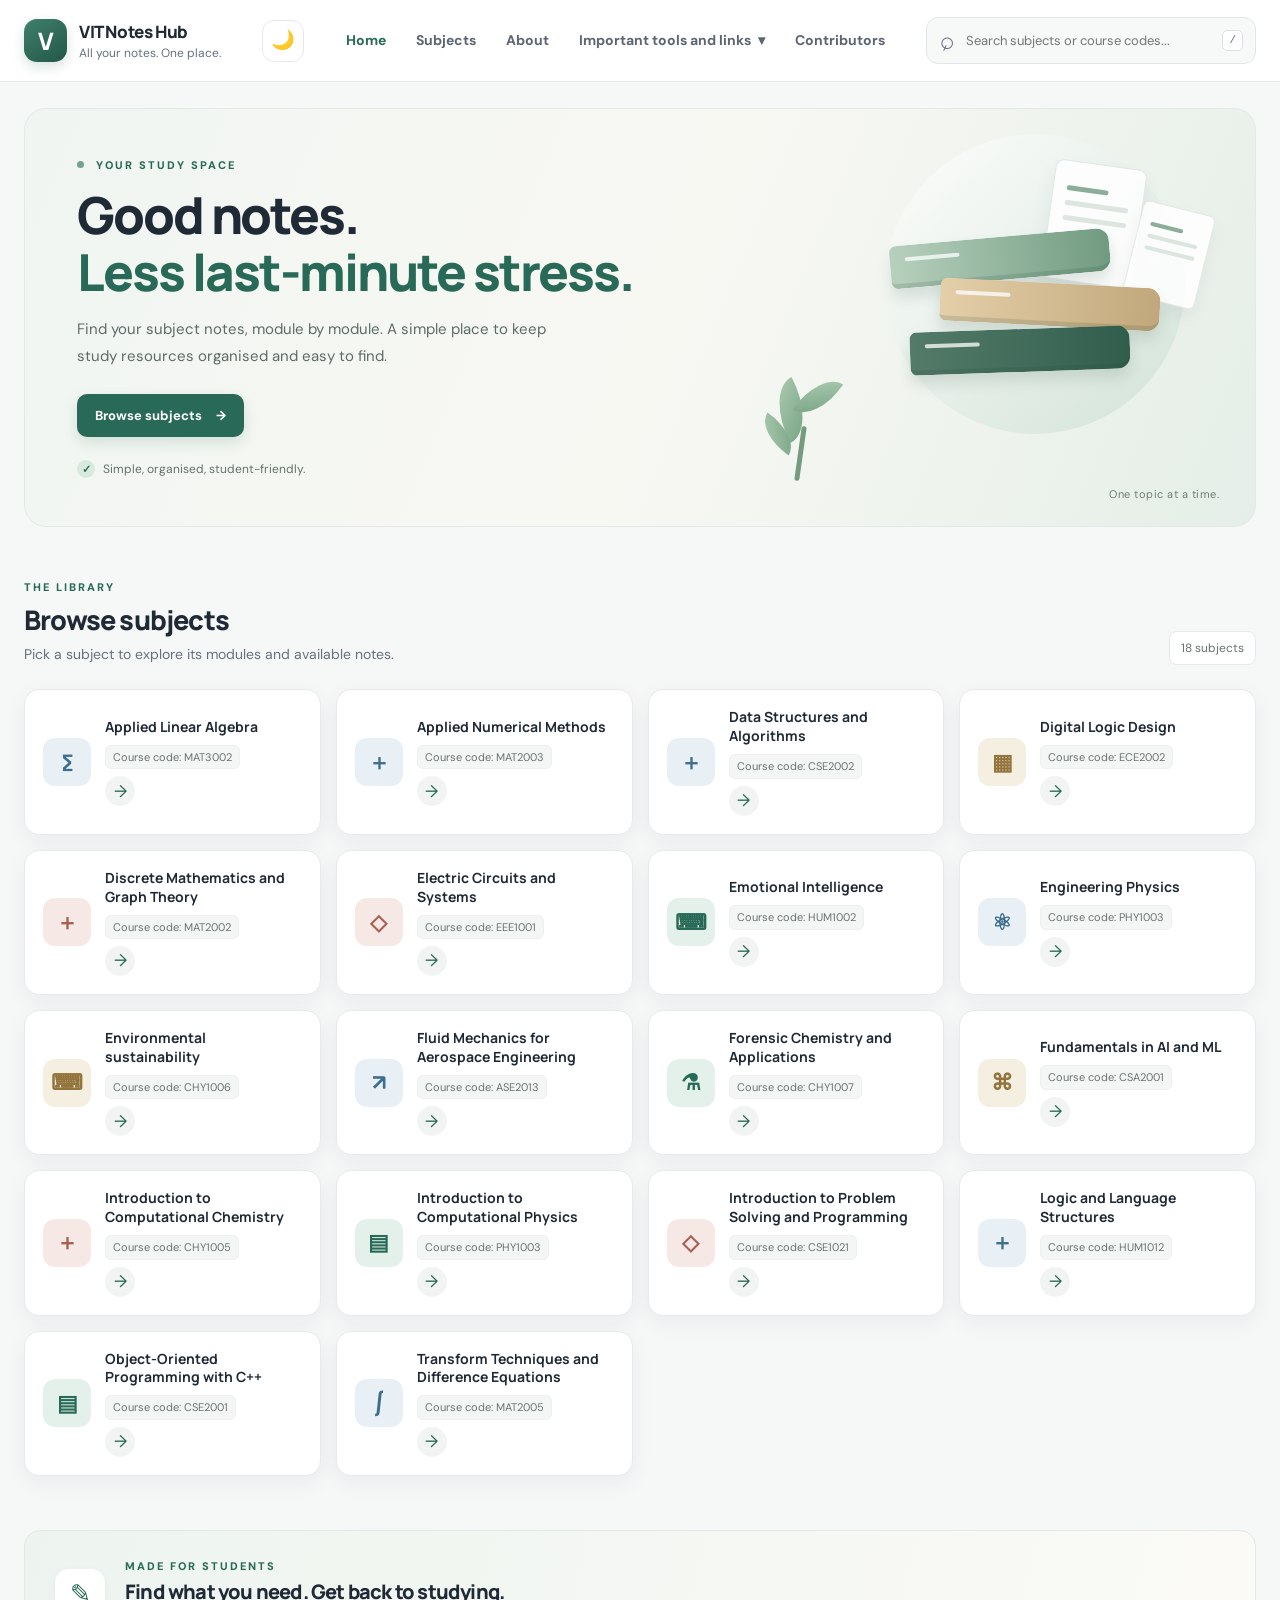
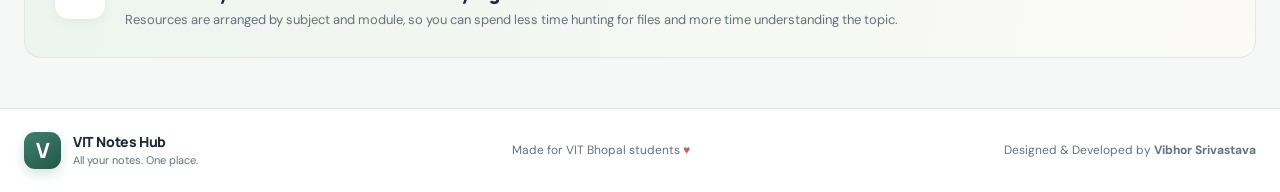
<file: index.html>
<!DOCTYPE html>
<html lang="en">

<head>
  <meta charset="UTF-8">
  <meta name="viewport" content="width=device-width, initial-scale=1.0">
  <meta name="description" content="VIT Notes Hub — find subject-wise study notes, organised by modules.">
  <title>VIT Notes Hub | All Your Notes, One Place</title>
  <link rel="preconnect" href="https://fonts.googleapis.com">
  <link rel="preconnect" href="https://fonts.gstatic.com" crossorigin>
  <link
    href="https://fonts.googleapis.com/css2?family=DM+Sans:wght@400;500;600;700&family=Manrope:wght@500;600;700;800&display=swap"
    rel="stylesheet">
  <link rel="stylesheet" href="css/style.css">
  <style>
    .nav-dropdown {
      position: relative;
    }

    .nav-dropdown>summary {
      list-style: none;
      cursor: pointer;
      display: inline-flex;
      align-items: center;
      gap: 7px;
    }

    .nav-dropdown>summary::-webkit-details-marker {
      display: none;
    }

    .dropdown-menu {
      position: absolute;
      top: calc(100% + 12px);
      left: 0;
      z-index: 1000;
      min-width: 205px;
      padding: 8px;
      display: grid;
      gap: 3px;
      background: #fff;
      border: 1px solid #e8eaf0;
      border-radius: 12px;
      box-shadow: 0 12px 30px rgba(20, 30, 50, .12);
    }

    .dropdown-menu a {
      display: block;
      padding: 10px 12px;
      border-radius: 8px;
      color: #263247;
      text-decoration: none;
      font-size: .92rem;
      white-space: nowrap;
    }

    .dropdown-menu a:hover {
      background: #f3f6fa;
    }

    .nav-dropdown[open]>summary {
      color: #263f68;
    }

    @media (max-width: 768px) {
      .nav-dropdown {
        width: 100%;
      }

      .dropdown-menu {
        position: static;
        margin: 6px 0 8px;
        box-shadow: none;
        min-width: 0;
      }
    }
  </style>
</head>

<body>
  <header class="site-header">
    <a class="brand" href="index.html" aria-label="VIT Notes Hub home">
      <span class="brand-mark" aria-hidden="true">V</span>
      <span><strong>VIT Notes Hub</strong><small>All your notes. One place.</small></span>
    </a>
    <button class="theme-toggle" id="themeToggle" aria-label="Switch to dark mode" title="Toggle dark mode">
      🌙
    </button>
    <button class="menu-toggle" id="menuToggle" aria-label="Toggle navigation" aria-expanded="false">☰</button>

    <nav class="main-nav" id="mainNav">
      <a class="nav-link active" href="#home">Home</a>
      <a class="nav-link" href="#subjects">Subjects</a>
      <a class="nav-link" href="#about">About</a>

      <details class="nav-dropdown">
        <summary class="nav-link">Important tools and links <span aria-hidden="true">▾</span></summary>
        <div class="dropdown-menu">
          <!-- Replace # with the actual URLs for your student resources. -->
          <a href="https://ffcs-timetable.vercel.app/" target="_blank" rel="noopener noreferrer">FFCS MOCK TIME TABLE
            MAKER </a>
          <a href="https://vitbpl-rate-teacher.vercel.app/" target="_blank" rel="noopener noreferrer">FFCS FACULTY
            RATING</a>
          <a href="https://drive.google.com/file/d/1QcZZUd_RXsVUctBqiT-U_7WQdrWhI6EL/view?usp=sharing" target="_blank" rel="noopener noreferrer">Academic Calendar</a>
          <a href="https://drive.google.com/file/d/11s6ZhEYSKD_ylZPpL7kD8DcNfuHONE8B/view?usp=sharing" target="_blank" rel="noopener noreferrer">Annual Examination Calender</a>
        </div>
      </details>

      <a class="nav-link" href="contributors.html">Contributors</a>
    </nav>

    <label class="search-box" for="subjectSearch">
      <span aria-hidden="true">⌕</span>
      <input id="subjectSearch" type="search" placeholder="Search subjects or course codes..." autocomplete="off">
      <kbd>/</kbd>
    </label>
  </header>

  <main>
    <section class="hero page-width" id="home">
      <div class="hero-copy">
        <p class="eyebrow"><span class="eyebrow-dot"></span> YOUR STUDY SPACE</p>
        <h1>Good notes.<br><span>Less last-minute stress.</span></h1>
        <p class="hero-description">Find your subject notes, module by module. A simple place to keep study resources
          organised and easy to find.</p>
        <div class="hero-actions">
          <a class="button button-primary" href="#subjects">Browse subjects <span aria-hidden="true">→</span></a>

        </div>
        <div class="hero-note"><span class="check-icon">✓</span> Simple, organised, student-friendly.</div>
      </div>
      <div class="hero-art" aria-label="Illustration of books and study notes" role="img">
        <div class="art-sun"></div>
        <div class="floating-paper paper-one"><i></i><i></i><i></i></div>
        <div class="floating-paper paper-two"><i></i><i></i><i></i></div>
        <div class="book book-top"></div>
        <div class="book book-middle"></div>
        <div class="book book-bottom"></div>
        <div class="plant"><span></span><span></span><span></span><b></b></div>
        <div class="art-caption">One topic at a time.</div>
      </div>
    </section>

    <section class="subjects-section page-width" id="subjects">
      <div class="section-heading">
        <div>
          <p class="eyebrow">THE LIBRARY</p>
          <h2>Browse subjects</h2>
          <p class="section-description">Pick a subject to explore its modules and available notes.</p>
        </div>
        <span class="subject-count" id="subjectCount">Loading subjects...</span>
      </div>

      <div class="subject-grid" id="subjectGrid">
        <!-- Subject cards are generated from js/subjects.js. Add or edit subjects in that file. -->
      </div>
      <p class="empty-state" id="emptyState" hidden>No subjects match your search. Try another name or course code.</p>
    </section>

    <section class="about-section page-width" id="about">
      <div class="about-icon" aria-hidden="true">✎</div>
      <div>
        <p class="eyebrow">MADE FOR STUDENTS</p>
        <h2>Find what you need. Get back to studying.</h2>
        <p>Resources are arranged by subject and module, so you can spend less time hunting for files and more time
          understanding the topic.</p>
      </div>
    </section>
  </main>

  <footer class="site-footer">
    <a class="brand footer-brand" href="#home">
      <span class="brand-mark" aria-hidden="true">V</span>
      <span>
        <strong>VIT Notes Hub</strong>
        <small>All your notes. One place.</small>
      </span>
    </a>

    <p>Made for VIT Bhopal students <span aria-hidden="true">♥</span></p>

    <p class="creator-credit">
      Designed & Developed by <strong>Vibhor Srivastava</strong>
    </p>
  </footer>
  <script src="js/subjects.js" defer></script>
  <script src="js/main.js" defer></script>
</body>

</html>
</file>
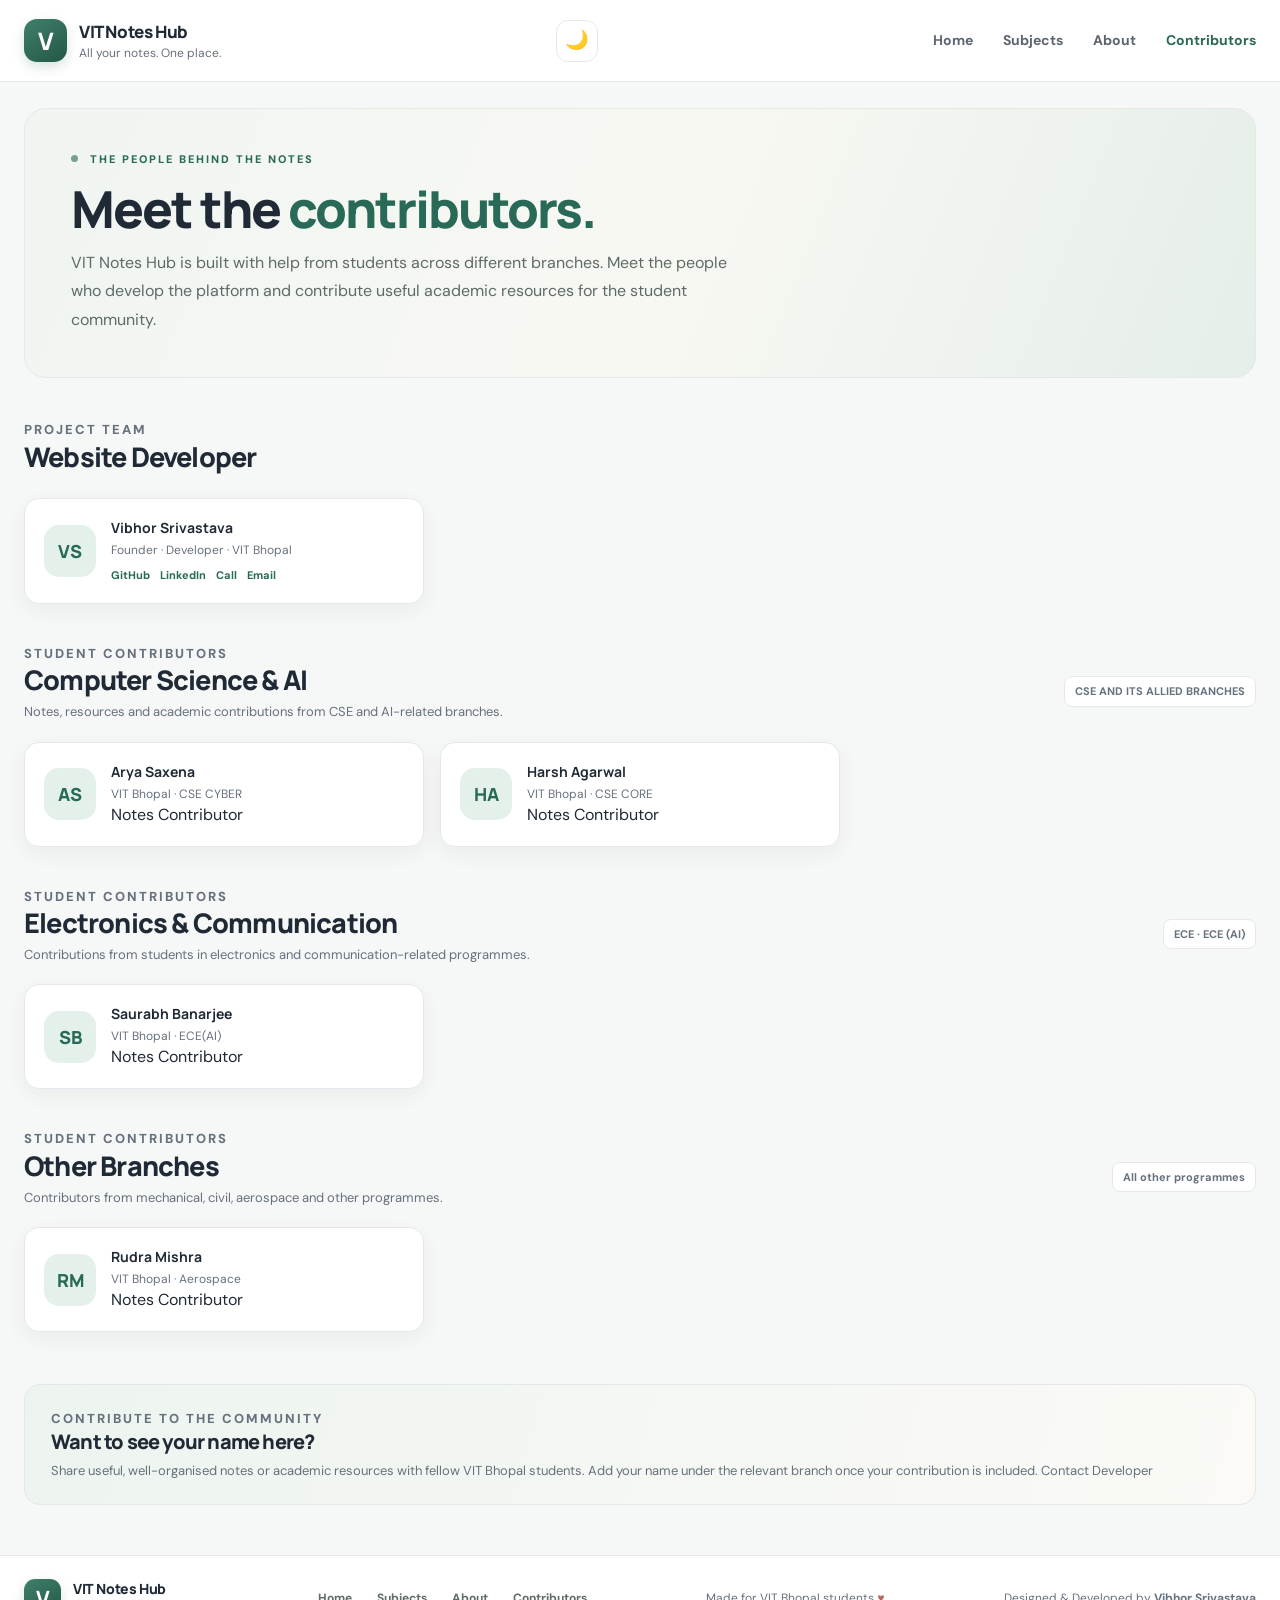
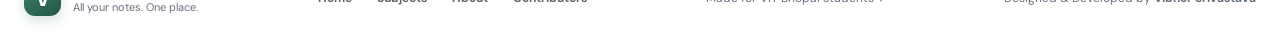
<file: contributors.html>
<!DOCTYPE html>
<html lang="en">

<head>
  <meta charset="UTF-8">
  <meta name="viewport" content="width=device-width, initial-scale=1.0">
  <meta name="description" content="Meet the students who contribute to VIT Notes Hub.">
  <title>Contributors | VIT Notes Hub</title>
  <link rel="preconnect" href="https://fonts.googleapis.com">
  <link rel="preconnect" href="https://fonts.gstatic.com" crossorigin>
  <link
    href="https://fonts.googleapis.com/css2?family=DM+Sans:wght@400;500;600;700&family=Manrope:wght@500;600;700;800&display=swap"
    rel="stylesheet">
  <link rel="stylesheet" href="css/style.css">
  <style>
    /* Contributors page additions — uses the same green palette as the main site. */
    .contributors-hero {
      margin-top: 26px;
      padding: 42px 46px;
      border: 1px solid #e3e9e6;
      border-radius: 22px;
      background: linear-gradient(112deg, #f0f5f1 0%, #f8f8f3 52%, #e5eee8 100%);
    }

    .contributors-hero h1 {
      margin-bottom: 12px;
    }

    .contributors-hero p:last-child {
      max-width: 680px;
      margin-bottom: 0;
      color: #5e6b68;
      line-height: 1.8;
    }

    .contributors-section {
      padding: 42px 0 10px;
    }

    .contributors-section+.contributors-section {
      padding-top: 30px;
    }

    .contributors-heading {
      display: flex;
      align-items: end;
      justify-content: space-between;
      gap: 16px;
      margin-bottom: 20px;
    }

    .contributors-heading h2 {
      margin-bottom: 5px;
    }

    .contributors-heading p {
      margin-bottom: 0;
      color: var(--muted);
      font-size: 13px;
    }

    .people-grid {
      display: grid;
      grid-template-columns: repeat(3, minmax(0, 1fr));
      gap: 16px;
    }

    .person-card {
      display: flex;
      align-items: center;
      gap: 15px;
      min-width: 0;
      padding: 19px;
      background: var(--paper);
      border: 1px solid var(--line);
      border-radius: 15px;
      box-shadow: var(--shadow);
      transition: transform .2s ease, border-color .2s ease, background .3s ease;
    }

    .person-card:hover {
      transform: translateY(-3px);
      border-color: #b9d0c1;
    }

    .person-avatar {
      flex: 0 0 52px;
      width: 52px;
      height: 52px;
      display: grid;
      place-items: center;
      border-radius: 15px;
      background: var(--green-soft);
      color: var(--green);
      font: 800 18px "Manrope", sans-serif;
    }

    .person-info {
      min-width: 0;
    }

    .person-info h3 {
      margin: 0 0 4px;
      font: 700 14px "Manrope", sans-serif;
      overflow-wrap: anywhere;
    }

    .person-info p {
      margin: 0;
      color: var(--muted);
      font-size: 12px;
    }

    .person-links {
      display: flex;
      gap: 10px;
      margin-top: 8px;
    }

    .person-links a {
      color: var(--green);
      font-size: 11px;
      font-weight: 700;
    }

    .person-links a:hover {
      text-decoration: underline;
    }

    .branch-label {
      display: inline-flex;
      align-items: center;
      gap: 7px;
      margin-bottom: 15px;
      padding: 6px 10px;
      border: 1px solid var(--line);
      border-radius: 8px;
      background: var(--paper);
      color: var(--muted);
      font-size: 11px;
      font-weight: 700;
    }

    .join-note {
      margin: 42px 0 50px;
      padding: 24px 26px;
      border: 1px solid #e2e8e3;
      border-radius: 16px;
      background: linear-gradient(105deg, #edf4ef, #fbfaf6);
    }

    .join-note h2 {
      font-size: 20px;
      margin-bottom: 7px;
    }

    .join-note p {
      margin: 0;
      color: var(--muted);
      font-size: 13px;
    }

    .dark-mode .contributors-hero {
      background: linear-gradient(112deg, #1c302a, #202c30, #263a31);
      border-color: #344b40;
    }

    .dark-mode .contributors-hero p:last-child {
      color: #bdc9c2;
    }

    .dark-mode .person-card {
      background: var(--paper);
      border-color: var(--line);
    }

    .dark-mode .person-card:hover {
      border-color: #608e75;
    }

    .dark-mode .join-note {
      background: linear-gradient(105deg, #20362d, #202b2b);
      border-color: #354c40;
    }

    .dark-mode .branch-label {
      background: var(--paper);
      border-color: var(--line);
    }

    @media (max-width: 900px) {
      .people-grid {
        grid-template-columns: repeat(2, minmax(0, 1fr));
      }
    }

    @media (max-width: 720px) {
      .contributors-hero {
        padding: 32px 24px;
      }

      .contributors-section {
        padding-top: 32px;
      }

      .people-grid {
        grid-template-columns: 1fr;
      }

      .contributors-heading {
        align-items: start;
        flex-direction: column;
      }

      .join-note {
        margin: 30px 0;
        padding: 21px 18px;
      }
    }
  </style>
</head>

<body>
  <header class="site-header">
    <a class="brand" href="index.html" aria-label="VIT Notes Hub home">
      <span class="brand-mark" aria-hidden="true">V</span>
      <span><strong>VIT Notes Hub</strong><small>All your notes. One place.</small></span>
    </a>

    <button class="theme-toggle" id="themeToggle" aria-label="Switch to dark mode" title="Toggle dark mode">🌙</button>
    <button class="menu-toggle" id="menuToggle" aria-label="Toggle navigation" aria-expanded="false">☰</button>

    <nav class="main-nav" id="mainNav">
      <a class="nav-link" href="index.html#home">Home</a>
      <a class="nav-link" href="index.html#subjects">Subjects</a>
      <a class="nav-link" href="index.html#about">About</a>
      <a class="nav-link active" href="contributors.html" aria-current="page">Contributors</a>
    </nav>
  </header>

  <main class="page-width">
    <section class="contributors-hero">
      <p class="eyebrow"><span class="eyebrow-dot"></span> THE PEOPLE BEHIND THE NOTES</p>
      <h1>Meet the <span>contributors.</span></h1>
      <p>VIT Notes Hub is built with help from students across different branches. Meet the people who develop the
        platform and contribute useful academic resources for the student community.</p>
    </section>

    <!-- Keep the developer section first. Update the profile links when you have the URLs. -->
    <section class="contributors-section" aria-labelledby="developers-title">
      <div class="contributors-heading">
        <div>
          <p class="eyebrow">PROJECT TEAM</p>
          <h2 id="developers-title">Website Developer</h2>

        </div>
      </div>
      <div class="people-grid">
        <article class="person-card">
          <div class="person-avatar" aria-hidden="true">VS</div>
          <div class="person-info">
            <h3>Vibhor Srivastava</h3>
            <p>Founder · Developer · VIT Bhopal</p>
            <div class="person-links">
              <!-- Replace # with your actual profile URLs. Remove a link if you do not want to display it. -->
              <a href="https://github.com/vibhor9011" aria-label="Vibhor's GitHub profile">GitHub</a>
              <a href="https://www.linkedin.com/in/vibhor-srivastava-8b6a28381/"
                aria-label="Vibhor's LinkedIn profile">LinkedIn</a>
              <a href="tel:+919721834634">Call</a>
              <a href="mailto:vibhor.srivastava2007@gmail.com">Email</a>
            </div>
          </div>
        </article>
      </div>
    </section>

    <!-- Add real student profiles inside the relevant branch grid. Duplicate a person-card to add more people. -->
    <section class="contributors-section" aria-labelledby="ai-title">
      <div class="contributors-heading">
        <div>
          <p class="eyebrow">STUDENT CONTRIBUTORS</p>
          <h2 id="ai-title">Computer Science & AI</h2>
          <p>Notes, resources and academic contributions from CSE and AI-related branches.</p>
        </div>
        <span class="branch-label">CSE AND ITS ALLIED BRANCHES</span>
      </div>
      <div class="people-grid">
        <article class="person-card">
          <div class="person-avatar" aria-hidden="true">AS</div>

          <div class="person-info">
            <h3>Arya Saxena</h3>
            <p>VIT Bhopal · CSE CYBER</p>
            <span class="contributor-role">Notes Contributor</span>
          </div>
        </article>
       <article class="person-card">
          <div class="person-avatar" aria-hidden="true">HA</div>

          <div class="person-info">
            <h3>Harsh Agarwal</h3>
            <p>VIT Bhopal · CSE CORE</p>
            <span class="contributor-role">Notes Contributor</span>
          </div>
        </article>
      </div>
    </section>

    <section class="contributors-section" aria-labelledby="ece-title">
      <div class="contributors-heading">
        <div>
          <p class="eyebrow">STUDENT CONTRIBUTORS</p>
          <h2 id="ece-title">Electronics & Communication</h2>
          <p>Contributions from students in electronics and communication-related programmes.</p>
        </div>
        <span class="branch-label">ECE  · ECE (AI)</span>
      </div>
      <div class="people-grid">
        <article class="person-card">
          <div class="person-avatar" aria-hidden="true">SB</div>

          <div class="person-info">
            <h3>Saurabh Banarjee</h3>
            <p>VIT Bhopal · ECE(AI)</p>
            <span class="contributor-role">Notes Contributor</span>
          </div>
        </article>
      </div>
    </section>


    <section class="contributors-section" aria-labelledby="other-title">
      <div class="contributors-heading">
        <div>
          <p class="eyebrow">STUDENT CONTRIBUTORS</p>
          <h2 id="other-title">Other Branches</h2>
          <p>Contributors from mechanical, civil, aerospace and other programmes.</p>
        </div>
        <span class="branch-label">All other programmes</span>
      </div>
      <div class="people-grid">
        <article class="person-card">
          <div class="person-avatar" aria-hidden="true">RM</div>

          <div class="person-info">
            <h3>Rudra Mishra</h3>
            <p>VIT Bhopal · Aerospace</p>
            <span class="contributor-role">Notes Contributor</span>
          </div>
        </article>
      </div>
    </section>

    <section class="join-note">
      <p class="eyebrow">CONTRIBUTE TO THE COMMUNITY</p>
      <h2>Want to see your name here?</h2>
      <p>Share useful, well-organised notes or academic resources with fellow VIT Bhopal students. Add your name under
        the relevant branch once your contribution is included. Contact Developer </p>
    </section>
  </main>

  <footer class="site-footer">
    <a class="brand footer-brand" href="index.html#home">
      <span class="brand-mark" aria-hidden="true">V</span>
      <span><strong>VIT Notes Hub</strong><small>All your notes. One place.</small></span>
    </a>
    <div class="footer-links">
      <a href="index.html#home">Home</a>
      <a href="index.html#subjects">Subjects</a>
      <a href="index.html#about">About</a>
      <a href="contributors.html">Contributors</a>
    </div>
    <p>Made for VIT Bhopal students <span aria-hidden="true">♥</span></p>
    <p>Designed &amp; Developed by <strong>Vibhor Srivastava</strong></p>
  </footer>

  <script>
    // Match the theme selected on the home page.
    const themeToggle = document.getElementById('themeToggle');
    const savedTheme = localStorage.getItem('vit-theme');
    if (savedTheme === 'dark') document.body.classList.add('dark-mode');

    function updateThemeButton() {
      const isDark = document.body.classList.contains('dark-mode');
      themeToggle.textContent = isDark ? '☀️' : '🌙';
      themeToggle.setAttribute('aria-label', isDark ? 'Switch to light mode' : 'Switch to dark mode');
    }
    updateThemeButton();
    themeToggle.addEventListener('click', () => {
      document.body.classList.toggle('dark-mode');
      localStorage.setItem('vit-theme', document.body.classList.contains('dark-mode') ? 'dark' : 'light');
      updateThemeButton();
    });

    // Mobile navigation.
    const menuToggle = document.getElementById('menuToggle');
    const mainNav = document.getElementById('mainNav');
    menuToggle.addEventListener('click', () => {
      const isOpen = mainNav.classList.toggle('open');
      menuToggle.setAttribute('aria-expanded', String(isOpen));
    });
    mainNav.querySelectorAll('a').forEach(link => {
      link.addEventListener('click', () => {
        mainNav.classList.remove('open');
        menuToggle.setAttribute('aria-expanded', 'false');
      });
    });
  </script>
</body>

</html>
</file>
<file: css/style.css>
:root {
  --ink: #202a36;
  --muted: #66717e;
  --line: #e5e9ed;
  --paper: #ffffff;
  --canvas: #f6f7f7;
  --green: #286a57;
  --green-dark: #1f5546;
  --green-soft: #e4f1eb;
  --blue-soft: #e8f0f6;
  --sand: #f5efe2;
  --rose: #f6e9e5;
  --shadow: 0 7px 22px rgba(32, 42, 54, .055);
}

* {
  box-sizing: border-box;
}

html {
  scroll-behavior: smooth;
  scroll-padding-top: 95px;
}

body {
  margin: 0;
  color: var(--ink);
  background: var(--canvas);
  font-family: "DM Sans", Arial, sans-serif;
  line-height: 1.5;
}

a {
  color: inherit;
  text-decoration: none;
}

button,
input {
  font: inherit;
}

.page-width {
  width: min(1240px, calc(100% - 48px));
  margin-inline: auto;
}

.site-header {
  min-height: 82px;
  padding: 14px max(24px, calc((100% - 1240px) / 2));
  display: flex;
  align-items: center;
  justify-content: space-between;
  gap: 30px;
  background: rgba(255, 255, 255, .94);
  border-bottom: 1px solid var(--line);
  position: sticky;
  top: 0;
  z-index: 10;
  backdrop-filter: blur(12px);
}

.brand {
  display: inline-flex;
  align-items: center;
  gap: 12px;
  flex-shrink: 0;
}

.brand-mark {
  width: 43px;
  height: 43px;
  display: grid;
  place-items: center;
  border-radius: 13px;
  color: white;
  font: 800 24px "Manrope", sans-serif;
  background: linear-gradient(145deg, #3f806c, #235746);
  box-shadow: 0 5px 12px rgba(40, 106, 87, .18);
}

.brand strong {
  display: block;
  font: 800 17px "Manrope", sans-serif;
  letter-spacing: -.4px;
}

.brand small {
  display: block;
  color: var(--muted);
  font-size: 12px;
  margin-top: 1px;
}

.main-nav {
  display: flex;
  align-items: center;
  gap: 30px;
}

.nav-link {
  font-size: 14px;
  font-weight: 700;
  color: #5c6570;
  padding: 10px 0;
}

.nav-link:hover,
.nav-link.active {
  color: var(--green);
}

.search-box {
  width: min(330px, 28vw);
  display: flex;
  align-items: center;
  gap: 10px;
  border: 1px solid #e1e6e8;
  background: #f7f8f8;
  border-radius: 12px;
  padding: 10px 12px;
  color: var(--muted);
}

.search-box>span {
  font-size: 25px;
  line-height: 1;
  transform: rotate(-20deg);
}

.search-box input {
  width: 100%;
  border: 0;
  outline: 0;
  background: transparent;
  color: var(--ink);
  font-size: 13px;
  min-width: 0;
}

.search-box kbd {
  border: 1px solid #dce1e4;
  background: white;
  border-radius: 5px;
  padding: 1px 6px;
  font-size: 11px;
}

.menu-toggle {
  display: none;
  border: 1px solid var(--line);
  background: white;
  border-radius: 9px;
  padding: 8px 11px;
  color: var(--ink);
}

.hero {
  min-height: 350px;
  margin-top: 26px;
  border: 1px solid #e3e9e6;
  border-radius: 22px;
  overflow: hidden;
  display: grid;
  grid-template-columns: 1.1fr .9fr;
  position: relative;
  background: linear-gradient(112deg, #f0f5f1 0%, #f8f8f3 52%, #e5eee8 100%);
}

.hero-copy {
  padding: 48px 52px;
  position: relative;
  z-index: 2;
}

.eyebrow {
  margin: 0 0 12px;
  color: var(--green);
  font-size: 11px;
  font-weight: 800;
  letter-spacing: 2px;
}

.eyebrow-dot {
  display: inline-block;
  width: 7px;
  height: 7px;
  background: #76a28d;
  border-radius: 50%;
  margin-right: 7px;
  vertical-align: 1px;
}

h1,
h2,
p {
  margin-top: 0;
}

h1 {
  margin-bottom: 16px;
  font: 800 clamp(34px, 4vw, 51px)/1.12 "Manrope", sans-serif;
  letter-spacing: -2px;
}

h1 span {
  color: var(--green);
}

.hero-description {
  max-width: 490px;
  color: #5e6b68;
  font-size: 15px;
  line-height: 1.8;
  margin-bottom: 24px;
}

.hero-actions {
  display: flex;
  gap: 12px;
  flex-wrap: wrap;
}

.button {
  display: inline-flex;
  justify-content: center;
  align-items: center;
  gap: 14px;
  padding: 12px 18px;
  border-radius: 10px;
  font-size: 13px;
  font-weight: 700;
  transition: transform .2s, background .2s;
}

.button:hover {
  transform: translateY(-2px);
}

.button-primary {
  background: var(--green);
  color: white;
  box-shadow: 0 6px 14px rgba(40, 106, 87, .15);
}

.button-primary:hover {
  background: var(--green-dark);
}

.button-secondary {
  background: rgba(255, 255, 255, .7);
  border: 1px solid #d8e1db;
  color: var(--ink);
}

.hero-note {
  margin-top: 23px;
  font-size: 12px;
  color: #65726d;
  display: flex;
  align-items: center;
  gap: 8px;
}

.check-icon {
  display: grid;
  place-items: center;
  width: 18px;
  height: 18px;
  border-radius: 50%;
  background: #d8e9dd;
  color: var(--green);
  font-size: 11px;
  font-weight: 800;
}

.hero-art {
  min-height: 350px;
  position: relative;
  overflow: hidden;
}

.art-sun {
  width: 300px;
  height: 300px;
  border-radius: 50%;
  background: linear-gradient(140deg, rgba(255, 255, 255, .8), rgba(201, 221, 208, .7));
  position: absolute;
  top: 25px;
  right: 70px;
}

.book {
  position: absolute;
  right: 115px;
  width: 220px;
  height: 43px;
  border-radius: 7px 13px 13px 7px;
  box-shadow: 0 9px 14px rgba(35, 70, 56, .13);
  border-bottom: 5px solid rgba(32, 66, 53, .14);
}

.book::before {
  content: "";
  position: absolute;
  left: 15px;
  top: 12px;
  width: 55px;
  height: 4px;
  border-radius: 3px;
  background: rgba(255, 255, 255, .75);
}

.book-top {
  top: 128px;
  right: 145px;
  transform: rotate(-5deg);
  background: linear-gradient(90deg, #b7d0bd, #719b81);
}

.book-middle {
  top: 174px;
  right: 95px;
  transform: rotate(3deg);
  background: linear-gradient(90deg, #e4cfa9, #c1a77b);
}

.book-bottom {
  top: 220px;
  right: 125px;
  transform: rotate(-2deg);
  background: linear-gradient(90deg, #547b6a, #315d4c);
}

.floating-paper {
  position: absolute;
  width: 92px;
  height: 120px;
  border: 1px solid #e0e7e1;
  border-radius: 8px;
  background: rgba(255, 255, 255, .85);
  padding: 24px 13px;
  box-shadow: 0 10px 20px rgba(32, 42, 54, .06);
}

.floating-paper i {
  display: block;
  height: 5px;
  border-radius: 4px;
  background: #dce5de;
  margin-bottom: 10px;
}

.floating-paper i:first-child {
  width: 65%;
  background: #8cad98;
}

.paper-one {
  top: 55px;
  right: 115px;
  transform: rotate(8deg);
}

.paper-two {
  top: 86px;
  right: 40px;
  transform: rotate(14deg) scale(.8);
}

.plant {
  position: absolute;
  left: 55px;
  bottom: 45px;
  width: 90px;
  height: 115px;
}

.plant b {
  position: absolute;
  bottom: 0;
  left: 41px;
  width: 5px;
  height: 55px;
  background: #759b7e;
  border-radius: 4px;
  transform: rotate(8deg);
}

.plant span {
  position: absolute;
  bottom: 42px;
  left: 18px;
  width: 32px;
  height: 58px;
  background: linear-gradient(140deg, #b4d1b9, #6f9d7b);
  border-radius: 100% 0 100% 0;
  transform: rotate(-28deg);
}

.plant span:nth-child(2) {
  left: 45px;
  bottom: 55px;
  transform: rotate(35deg) scale(.85);
}

.plant span:nth-child(3) {
  left: 5px;
  bottom: 18px;
  transform: rotate(-55deg) scale(.72);
}

.art-caption {
  position: absolute;
  bottom: 24px;
  right: 36px;
  color: #6c7f72;
  font-size: 11px;
  letter-spacing: .5px;
}

.subjects-section {
  padding: 52px 0 54px;
}

.section-heading {
  display: flex;
  justify-content: space-between;
  align-items: end;
  gap: 20px;
  margin-bottom: 24px;
}

.section-heading .eyebrow {
  margin-bottom: 7px;
}

h2 {
  font: 800 27px/1.25 "Manrope", sans-serif;
  letter-spacing: -.8px;
  margin-bottom: 8px;
}

.section-description {
  margin-bottom: 0;
  color: var(--muted);
  font-size: 14px;
}

.subject-count {
  padding: 7px 11px;
  border: 1px solid var(--line);
  border-radius: 8px;
  background: white;
  color: #69736f;
  font-size: 12px;
  white-space: nowrap;
}

.subject-grid {
  display: grid;
  grid-template-columns: repeat(4, minmax(0, 1fr));
  gap: 15px;
}

.subject-card {
  display: flex;
  align-items: center;
  gap: 14px;
  min-height: 126px;
  padding: 18px;
  border: 1px solid #e7eaeb;
  border-radius: 15px;
  background: var(--paper);
  box-shadow: var(--shadow);
  transition: transform .2s, box-shadow .2s, border-color .2s;
}

.subject-card:hover {
  transform: translateY(-3px);
  border-color: #c9d9ce;
  box-shadow: 0 12px 26px rgba(32, 42, 54, .08);
}

.subject-icon {
  flex: 0 0 48px;
  height: 48px;
  display: grid;
  place-items: center;
  border-radius: 12px;
  font-size: 22px;
  font-weight: 700;
}

.tone-green {
  background: var(--green-soft);
  color: #286a57;
}

.tone-blue {
  background: var(--blue-soft);
  color: #3d6e8d;
}

.tone-sand {
  background: var(--sand);
  color: #92743c;
}

.tone-rose {
  background: var(--rose);
  color: #a65f50;
}

.subject-info {
  min-width: 0;
  flex: 1;
}

.subject-info h3 {
  font: 700 14px/1.35 "Manrope", sans-serif;
  margin: 0 0 7px;
  overflow-wrap: anywhere;
}

.subject-code {
  display: inline-block;
  color: #69736f;
  background: #f4f6f5;
  border: 1px solid #edf0ee;
  border-radius: 6px;
  padding: 3px 7px;
  font-size: 11px;
  margin-bottom: 7px;
}

.module-count {
  display: block;
  color: var(--muted);
  font-size: 12px;
}

.card-arrow {
  flex: 0 0 30px;
  width: 30px;
  height: 30px;
  display: grid;
  place-items: center;
  border-radius: 50%;
  background: #f1f4f2;
  color: var(--green);
  font-size: 17px;
}

.empty-state {
  text-align: center;
  padding: 32px;
  color: var(--muted);
  background: white;
  border: 1px dashed #d7dfda;
  border-radius: 14px;
}

.about-section {
  display: flex;
  align-items: center;
  gap: 20px;
  padding: 27px 30px;
  border: 1px solid #e2e8e3;
  border-radius: 16px;
  background: linear-gradient(105deg, #edf4ef, #fbfaf6);
  margin-bottom: 50px;
}

.about-icon {
  flex: 0 0 50px;
  width: 50px;
  height: 50px;
  display: grid;
  place-items: center;
  border-radius: 14px;
  background: white;
  color: var(--green);
  font-size: 25px;
  box-shadow: 0 3px 10px rgba(32, 42, 54, .05);
}

.about-section .eyebrow {
  margin-bottom: 5px;
}

.about-section h2 {
  font-size: 20px;
  margin-bottom: 6px;
}

.about-section p:last-child {
  margin: 0;
  color: var(--muted);
  font-size: 13px;
  max-width: 800px;
}

.site-footer {
  display: flex;
  align-items: center;
  justify-content: space-between;
  gap: 24px;
  padding: 23px max(24px, calc((100% - 1240px) / 2));
  background: white;
  border-top: 1px solid var(--line);
}

.footer-brand .brand-mark {
  width: 37px;
  height: 37px;
  border-radius: 11px;
  font-size: 21px;
}

.footer-brand strong {
  font-size: 14px;
}

.footer-brand small {
  font-size: 11px;
}

.footer-links {
  display: flex;
  gap: 25px;
  color: #5f6b66;
  font-size: 12px;
  font-weight: 700;
}

.footer-links a:hover {
  color: var(--green);
}

.site-footer>p {
  margin: 0;
  font-size: 12px;
  color: var(--muted);
}

.site-footer>p span {
  color: #bd665a;
}

@media (max-width: 1000px) {
  .site-header {
    gap: 18px;
  }

  .main-nav {
    gap: 17px;
  }

  .subject-grid {
    grid-template-columns: repeat(2, minmax(0, 1fr));
  }

  .hero-copy {
    padding: 42px 34px;
  }

  .book {
    right: 70px;
  }

  .paper-one {
    right: 72px;
  }

  .paper-two {
    right: 8px;
  }
}

@media (max-width: 720px) {
  .page-width {
    width: min(100% - 30px, 560px);
  }

  .site-header {
    min-height: 70px;
    padding: 12px 15px;
    flex-wrap: wrap;
    gap: 12px;
  }

  .brand-mark {
    width: 38px;
    height: 38px;
  }

  .brand strong {
    font-size: 15px;
  }

  .brand small {
    font-size: 11px;
  }

  .menu-toggle {
    display: block;
    margin-left: auto;
  }

  .main-nav {
    display: none;
    order: 3;
    width: 100%;
    padding: 8px 0 2px;
    justify-content: center;
  }

  .main-nav.open {
    display: flex;
  }

  .search-box {
    order: 4;
    width: 100%;
  }

  .search-box kbd {
    display: none;
  }

  .hero {
    grid-template-columns: 1fr;
    margin-top: 16px;
  }

  .hero-copy {
    padding: 34px 25px 28px;
  }

  h1 {
    font-size: clamp(34px, 9vw, 46px);
    letter-spacing: -1.4px;
  }

  .hero-description {
    font-size: 14px;
  }

  .hero-art {
    min-height: 220px;
  }

  .art-sun {
    width: 210px;
    height: 210px;
    top: 0;
    right: calc(50% - 105px);
  }

  .book {
    right: calc(50% - 95px);
    width: 190px;
    height: 34px;
  }

  .book-top {
    top: 62px;
  }

  .book-middle {
    top: 99px;
  }

  .book-bottom {
    top: 136px;
  }

  .floating-paper {
    transform: scale(.72) rotate(8deg);
  }

  .paper-one {
    top: 7px;
    right: calc(50% - 120px);
  }

  .paper-two {
    top: 23px;
    right: calc(50% - 150px);
  }

  .plant {
    left: calc(50% - 150px);
    bottom: 22px;
    transform: scale(.75);
    transform-origin: bottom left;
  }

  .art-caption {
    bottom: 12px;
    right: 12px;
  }

  .subjects-section {
    padding: 38px 0;
  }

  .section-heading {
    align-items: start;
  }

  h2 {
    font-size: 24px;
  }

  .subject-grid {
    grid-template-columns: 1fr;
    gap: 11px;
  }

  .subject-card {
    min-height: 105px;
    padding: 15px;
  }

  .about-section {
    align-items: flex-start;
    padding: 22px 18px;
    margin-bottom: 30px;
  }

  .site-footer {
    padding: 22px 18px;
    flex-wrap: wrap;
  }

  .footer-links {
    order: 3;
    width: 100%;
    justify-content: center;
    padding-top: 13px;
    border-top: 1px solid var(--line);
  }

  .site-footer>p {
    font-size: 11px;
  }
}

@media (max-width: 390px) {
  .hero-actions {
    align-items: stretch;
    flex-direction: column;
  }

  .button {
    width: 100%;
  }

  .subject-card {
    gap: 11px;
  }

  .subject-icon {
    flex-basis: 43px;
    height: 43px;
  }

  .subject-info h3 {
    font-size: 13px;
  }
}

/* =========================
   DARK MODE
========================= */

.theme-toggle {
  width: 42px;
  height: 42px;
  border: 1px solid var(--line);
  border-radius: 12px;
  background: var(--paper);
  color: var(--ink);
  cursor: pointer;
  font-size: 19px;
  display: grid;
  place-items: center;
  transition: all 0.3s ease;
  flex-shrink: 0;
}

.theme-toggle:hover {
  transform: rotate(15deg);
}

/* Dark Theme Variables */

body.dark-mode {
  --ink: #e8edf2;
  --muted: #a0aab5;
  --line: #303b46;
  --paper: #1d2731;
  --canvas: #121a22;

  --green: #75b99a;
  --green-dark: #4d9876;
  --green-soft: #263e35;

  --blue-soft: #263a4b;
  --sand: #403a2d;
  --rose: #44302f;

  --shadow: 0 7px 22px rgba(0, 0, 0, .2);

  color: var(--ink);
  background: var(--canvas);
}

/* Header */

.dark-mode .site-header {
  background: rgba(25, 35, 45, .96);
  border-color: var(--line);
}

/* Navigation */

.dark-mode .nav-link {
  color: #c1cbd4;
}

.dark-mode .nav-link:hover,
.dark-mode .nav-link.active {
  color: #8bd3ad;
}

/* Search */

.dark-mode .search-box {
  background: #202c37;
  border-color: var(--line);
  color: var(--muted);
}

.dark-mode .search-box input {
  color: var(--ink);
}

.dark-mode .search-box kbd {
  background: #303c48;
  border-color: var(--line);
  color: var(--ink);
}

/* Hero Section */

.dark-mode .hero {
  background: linear-gradient(112deg,
      #1c302a,
      #202c30,
      #263a31);
  border-color: #344b40;
}

.dark-mode .hero-description,
.dark-mode .hero-note {
  color: #bdc9c2;
}

.dark-mode .button-secondary {
  background: #263630;
  border-color: #435c4e;
  color: var(--ink);
}

/* Subject Cards */

.dark-mode .subject-card {
  background: var(--paper);
  border-color: var(--line);
}

.dark-mode .subject-card:hover {
  border-color: #608e75;
}

.dark-mode .subject-code {
  background: #293640;
  border-color: #394751;
  color: #c4d0d8;
}

.dark-mode .card-arrow {
  background: #293b35;
  color: #8bd3ad;
}

/* About Section */

.dark-mode .about-section {
  background: linear-gradient(105deg,
      #20362d,
      #202b2b);
  border-color: #354c40;
}

.dark-mode .about-icon {
  background: #293a32;
}

/* Dropdown */

.dark-mode .dropdown-menu {
  background: #202c37;
  border-color: var(--line);
}

.dark-mode .dropdown-menu a {
  color: #e0e7ed;
}

.dark-mode .dropdown-menu a:hover {
  background: #34434e;
}

/* Footer */

.dark-mode .site-footer {
  background: #19232d;
  border-color: var(--line);
}

.dark-mode .footer-links {
  color: #c1cbd4;
}

/* Empty Search State */

.dark-mode .empty-state {
  background: var(--paper);
  border-color: var(--line);
  color: var(--muted);
}

/* Mobile Menu Button */

.dark-mode .menu-toggle {
  background: var(--paper);
  color: var(--ink);
  border-color: var(--line);
}

/* Smooth Theme Transition */

body,
.site-header,
.site-footer,
.subject-card,
.about-section,
.search-box,
.button-secondary {
  transition: background .3s ease,
    color .3s ease,
    border-color .3s ease;
}

/* Mobile adjustments */

@media (max-width: 720px) {
  .theme-toggle {
    width: 38px;
    height: 38px;
  }

  .main-nav.open {
    flex-wrap: wrap;
  }
}
@media (max-width: 768px) {
  .important-tools,
  .important-links {
    margin-left: 0;
    padding-left: 0;
    width: 100%;
    text-align: center;
  }
}
</file>
